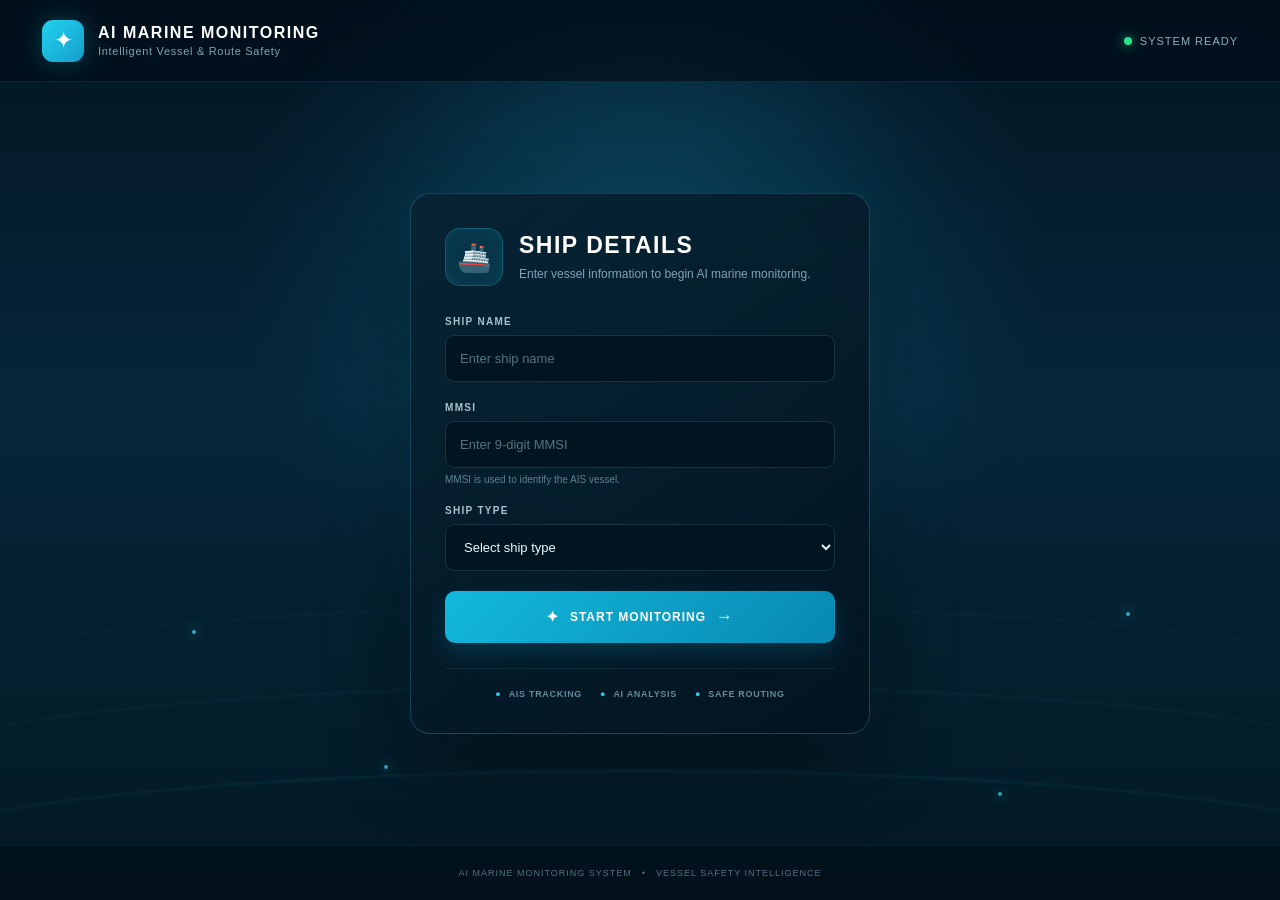
<file: frontend/index.html>
<!DOCTYPE html>
<html lang="en">

<head>

    <meta charset="UTF-8">

    <meta
        name="viewport"
        content="width=device-width, initial-scale=1.0"
    >

    <title>AI Marine Monitoring System</title>

    <link
        rel="stylesheet"
        href="styles.css"
    >

</head>


<body>


    <!-- =====================================================
         MARINE BACKGROUND
    ====================================================== -->

    <div class="ocean-background">

        <div class="wave wave-1"></div>
        <div class="wave wave-2"></div>
        <div class="wave wave-3"></div>

        <div class="floating-particle particle-1"></div>
        <div class="floating-particle particle-2"></div>
        <div class="floating-particle particle-3"></div>
        <div class="floating-particle particle-4"></div>
        <div class="floating-particle particle-5"></div>

    </div>



    <!-- =====================================================
         TOP BRAND
    ====================================================== -->

    <header class="landing-header">

        <div class="brand">

            <div class="brand-mark">
                ✦
            </div>

            <div class="brand-text">

                <div class="brand-title">
                    AI MARINE MONITORING
                </div>

                <div class="brand-subtitle">
                    Intelligent Vessel & Route Safety
                </div>

            </div>

        </div>


        <div class="system-status">

            <span class="status-dot"></span>

            SYSTEM READY

        </div>

    </header>



    <!-- =====================================================
         MAIN CONTENT
    ====================================================== -->

    <main class="landing-main">

        <section class="ship-card">


            <!-- =================================================
                 CARD HEADER
            ================================================== -->

            <div class="ship-card-header">

                <div class="ship-icon">
                    🚢
                </div>

                <div>

                    <h1>
                        SHIP DETAILS
                    </h1>

                    <p>
                        Enter vessel information to begin
                        AI marine monitoring.
                    </p>

                </div>

            </div>



            <!-- =================================================
                 SHIP DETAILS FORM
            ================================================== -->

            <form id="shipDetailsForm">


                <!-- =============================================
                     SHIP NAME
                ============================================== -->

                <div class="form-group">

                    <label for="shipName">
                        SHIP NAME
                    </label>

                    <input
                        id="shipName"
                        name="shipName"
                        type="text"
                        placeholder="Enter ship name"
                        autocomplete="off"
                        required
                    >

                </div>



                <!-- =============================================
                     MMSI
                ============================================== -->

                <div class="form-group">

                    <label for="mmsi">
                        MMSI
                    </label>

                    <input
                        id="mmsi"
                        name="mmsi"
                        type="text"
                        inputmode="numeric"
                        maxlength="9"
                        minlength="9"
                        pattern="[0-9]{9}"
                        placeholder="Enter 9-digit MMSI"
                        autocomplete="off"
                        required
                    >

                    <small>
                        MMSI is used to identify the AIS vessel.
                    </small>

                </div>



                <!-- =============================================
                     SHIP TYPE
                ============================================== -->

                <div class="form-group">

                    <label for="shipType">
                        SHIP TYPE
                    </label>

                    <select
                        id="shipType"
                        name="shipType"
                        required
                    >

                        <option value="">
                            Select ship type
                        </option>

                        <option value="cargo">
                            Cargo Ship
                        </option>

                        <option value="tanker">
                            Tanker
                        </option>

                        <option value="container">
                            Container Ship
                        </option>

                        <option value="passenger">
                            Passenger Ship
                        </option>

                        <option value="fishing">
                            Fishing Vessel
                        </option>

                        <option value="other">
                            Other
                        </option>

                    </select>

                </div>



                <!-- =================================================
                     START MONITORING BUTTON
                ================================================== -->

                <button
                    type="submit"
                    id="startMonitoringBtn"
                    class="start-button"
                >

                    <span class="button-icon">
                        ✦
                    </span>

                    START MONITORING

                    <span class="button-arrow">
                        →
                    </span>

                </button>


            </form>



            <!-- =================================================
                 SYSTEM FEATURES
            ================================================== -->

            <div class="system-features">

                <div class="feature">

                    <span>
                        ●
                    </span>

                    AIS TRACKING

                </div>


                <div class="feature">

                    <span>
                        ●
                    </span>

                    AI ANALYSIS

                </div>


                <div class="feature">

                    <span>
                        ●
                    </span>

                    SAFE ROUTING

                </div>

            </div>


        </section>

    </main>



    <!-- =====================================================
         FOOTER
    ====================================================== -->

    <footer class="landing-footer">

        <span>
            AI MARINE MONITORING SYSTEM
        </span>

        <span>
            •
        </span>

        <span>
            VESSEL SAFETY INTELLIGENCE
        </span>

    </footer>



    <!-- =====================================================
         START MONITORING SCRIPT
    ====================================================== -->

    <script>

        /*
         * ====================================================
         * SHIP DETAILS FORM
         * ====================================================
         */

        const form =
            document.getElementById(
                "shipDetailsForm"
            );


        const startButton =
            document.getElementById(
                "startMonitoringBtn"
            );



        /*
         * ====================================================
         * FORM SUBMIT
         * ====================================================
         */

        form.addEventListener(
            "submit",
            function(event) {

                event.preventDefault();



                /*
                 * ------------------------------------------------
                 * READ FORM VALUES
                 * ------------------------------------------------
                 */

                const shipName =
                    document
                        .getElementById("shipName")
                        .value
                        .trim();


                const mmsi =
                    document
                        .getElementById("mmsi")
                        .value
                        .trim();


                const shipType =
                    document
                        .getElementById("shipType")
                        .value;



                /*
                 * ------------------------------------------------
                 * VALIDATE SHIP NAME
                 * ------------------------------------------------
                 */

                if (!shipName) {

                    alert(
                        "Please enter the ship name."
                    );

                    return;

                }



                /*
                 * ------------------------------------------------
                 * VALIDATE MMSI
                 * ------------------------------------------------
                 */

                if (!/^\d{9}$/.test(mmsi)) {

                    alert(
                        "Please enter a valid 9-digit MMSI."
                    );

                    return;

                }



                /*
                 * ------------------------------------------------
                 * VALIDATE SHIP TYPE
                 * ------------------------------------------------
                 */

                if (!shipType) {

                    alert(
                        "Please select the ship type."
                    );

                    return;

                }



                /*
                 * =================================================
                 * CREATE VESSEL DETAILS OBJECT
                 * =================================================
                 */

                const vesselDetails = {

                    shipName:
                        shipName,

                    mmsi:
                        mmsi,

                    shipType:
                        shipType,

                    startedAt:
                        new Date().toISOString()

                };



                /*
                 * =================================================
                 * SAVE FOR MONITORING PAGE
                 * =================================================
                 *
                 * sessionStorage is used because these details
                 * are needed by monitoring.html during this
                 * monitoring session.
                 *
                 * =================================================
                 */

                sessionStorage.setItem(
                    "marineShipDetails",
                    JSON.stringify(
                        vesselDetails
                    )
                );



                /*
                 * Also save a copy in localStorage.
                 *
                 * This keeps compatibility with the older
                 * application code.
                 */

                localStorage.setItem(
                    "marineVessel",
                    JSON.stringify(
                        vesselDetails
                    )
                );



                /*
                 * =================================================
                 * BUTTON LOADING STATE
                 * =================================================
                 */

                startButton.disabled = true;


                startButton.innerHTML =
                    `
                    <span class="loading-spinner"></span>
                    CONNECTING TO MARINE SYSTEM...
                    `;



                /*
                 * =================================================
                 * OPEN MONITORING PAGE
                 * =================================================
                 *
                 * IMPORTANT:
                 *
                 * We are NOT going to dashboard.html.
                 *
                 * The new flow is:
                 *
                 * index.html
                 *      ↓
                 * monitoring.html
                 *
                 * =================================================
                 */

                setTimeout(
                    function() {

                        window.location.href =
                            "monitoring.html";

                    },
                    900
                );

            }
        );

    </script>


</body>

</html>
</file>
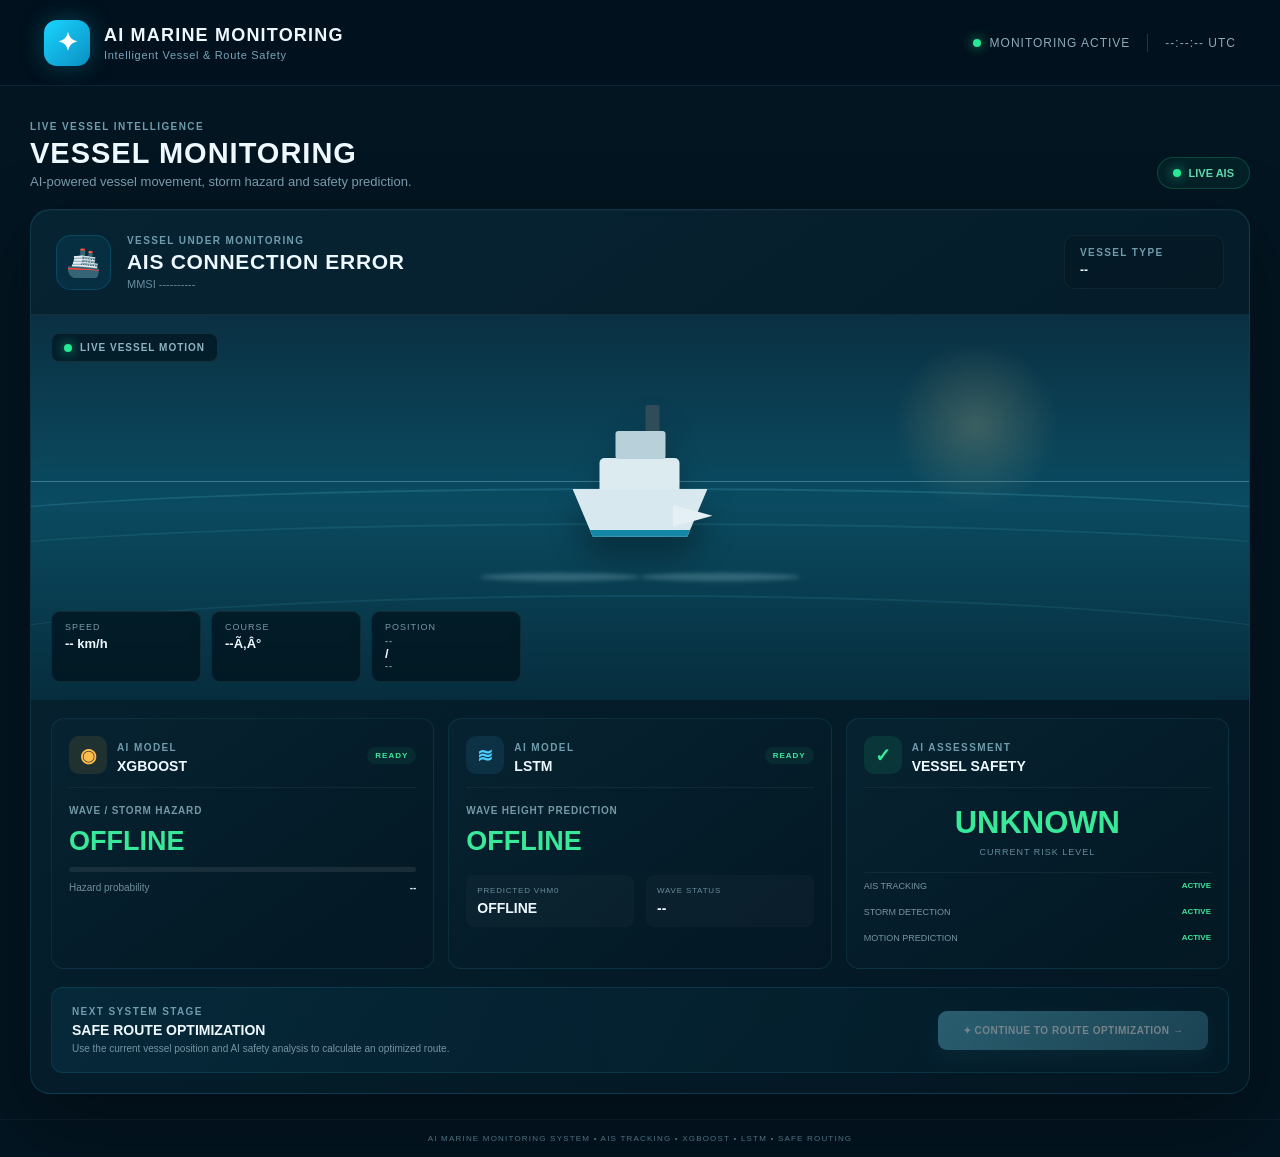
<file: frontend/monitoring.html>
<!DOCTYPE html>
<html lang="en">

<head>

    <meta charset="UTF-8">

    <meta
        name="viewport"
        content="width=device-width, initial-scale=1.0"
    >

    <title>
        Vessel Monitoring | AI Marine Monitoring
    </title>

    <link
        rel="stylesheet"
        href="styles.css"
    >

    <link
        rel="stylesheet"
        href="monitoring.css"
    >

</head>


<body>

    <!-- =====================================================
         MARINE BACKGROUND
    ====================================================== -->

    <div class="monitoring-background">

        <div class="monitoring-wave wave-one"></div>
        <div class="monitoring-wave wave-two"></div>
        <div class="monitoring-wave wave-three"></div>

        <div class="sea-particle particle-one"></div>
        <div class="sea-particle particle-two"></div>
        <div class="sea-particle particle-three"></div>
        <div class="sea-particle particle-four"></div>
        <div class="sea-particle particle-five"></div>

    </div>


    <!-- =====================================================
         HEADER
    ====================================================== -->

    <header class="monitoring-header">

        <div class="brand">

            <div class="brand-mark">
                ✦
            </div>

            <div class="brand-text">

                <div class="brand-title">
                    AI MARINE MONITORING
                </div>

                <div class="brand-subtitle">
                    Intelligent Vessel & Route Safety
                </div>

            </div>

        </div>


        <div class="monitoring-status">

            <span class="status-dot"></span>

            <span>
                MONITORING ACTIVE
            </span>

            <span class="status-divider"></span>

            <span id="monitoringClock">
                --:--:-- UTC
            </span>

        </div>

    </header>



    <!-- =====================================================
         MAIN
    ====================================================== -->

    <main class="monitoring-main">


        <!-- =================================================
             TITLE
        ================================================== -->

        <div class="monitoring-title">

            <div>

                <div class="eyebrow">
                    LIVE VESSEL INTELLIGENCE
                </div>

                <h1>
                    VESSEL MONITORING
                </h1>

                <p>
                    AI-powered vessel movement, storm hazard
                    and safety prediction.
                </p>

            </div>


            <div class="live-badge">

                <span class="status-dot"></span>

                LIVE AIS

            </div>

        </div>



        <!-- =================================================
             MAIN MONITORING CARD
        ================================================== -->

        <section class="monitoring-card">


            <!-- =============================================
                 VESSEL INFORMATION
            ============================================== -->

            <div class="vessel-header">


                <!-- VESSEL NAME + MMSI -->

                <div class="vessel-main-info">

                    <div class="large-ship-icon">
                        🚢
                    </div>

                    <div>

                        <div class="small-label">
                            VESSEL UNDER MONITORING
                        </div>

                        <h2 id="monitorShipName">
                            WAITING FOR LIVE AIS
                        </h2>

                        <div
                            class="mmsi-text"
                            id="monitorMmsi"
                        >
                            MMSI ----------
                        </div>

                        <!--
                            Hidden compatibility element.
                            monitoring.js updates panelShipName.
                        -->
                        <span
                            id="panelShipName"
                            style="display:none;"
                        >
                            WAITING FOR LIVE AIS
                        </span>

                    </div>

                </div>


                <!-- VESSEL TYPE -->

                <div class="vessel-type-box">

                    <div class="small-label">
                        VESSEL TYPE
                    </div>

                    <strong id="panelShipType">
                        --
                    </strong>

                </div>

            </div>



            <!-- =============================================
                 OCEAN SCENE
            ============================================== -->

            <div class="ocean-scene">


                <!-- LIVE STATUS -->

                <div class="scene-status">

                    <span class="scene-live-dot"></span>

                    LIVE VESSEL MOTION

                </div>


                <!-- HORIZON -->

                <div class="horizon"></div>


                <!-- SUN / GLOW -->

                <div class="sun-glow"></div>


                <!-- DISTANT WAVES -->

                <div class="scene-wave scene-wave-back"></div>

                <div class="scene-wave scene-wave-middle"></div>


                <!-- =====================================
                     SHIP
                ====================================== -->

                <div
                    id="animatedShip"
                    class="animated-ship"
                >

                    <div class="ship-smokestack"></div>

                    <div class="ship-upper"></div>

                    <div class="ship-cabin"></div>

                    <div class="ship-body"></div>

                    <div class="ship-bow"></div>

                </div>


                <!-- SHIP WAKE -->

                <div class="ship-wake wake-left"></div>

                <div class="ship-wake wake-right"></div>


                <!-- FRONT WAVES -->

                <div class="scene-wave scene-wave-front"></div>


                <!-- =====================================
                     LIVE MOTION INFORMATION
                ====================================== -->

                <div class="motion-overlay">


                    <!-- SPEED -->

                    <div class="motion-item">

                        <span>
                            SPEED
                        </span>

                        <strong id="liveSpeed">
                            --
                        </strong>

                    </div>


                    <!-- COURSE -->

                    <div class="motion-item">

                        <span>
                            COURSE
                        </span>

                        <strong id="liveCourse">
                            --
                        </strong>

                    </div>


                    <!-- POSITION -->

                    <div class="motion-item">

                        <span>
                            POSITION
                        </span>

                        <strong id="livePosition">
                            <span id="liveLat">
                                --
                            </span>
                            /
                            <span id="liveLon">
                                --
                            </span>
                        </strong>

                    </div>

                </div>


                <!--
                    Hidden compatibility fields.

                    These allow other existing JavaScript/CSS
                    code that still references the old IDs
                    to continue working.
                -->

                <span
                    id="shipSpeed"
                    style="display:none;"
                >
                    --
                </span>

                <span
                    id="shipCourse"
                    style="display:none;"
                >
                    --
                </span>

                <span
                    id="shipPosition"
                    style="display:none;"
                >
                    --
                </span>

                <span
                    id="liveHeading"
                    style="display:none;"
                >
                    --
                </span>

                <span
                    id="monitorLatitude"
                    style="display:none;"
                >
                    --
                </span>

                <span
                    id="monitorLongitude"
                    style="display:none;"
                >
                    --
                </span>

            </div>



            <!-- =============================================
                 AI ENGINE CARDS
            ============================================== -->

            <div class="ai-monitor-grid">


                <!-- =========================================
                     XGBOOST
                ========================================== -->

                <div class="ai-monitor-card">

                    <div class="ai-card-header">

                        <div class="ai-card-icon storm-icon">
                            ◉
                        </div>

                        <div>

                            <span class="small-label">
                                AI MODEL
                            </span>

                            <h3>
                                XGBOOST
                            </h3>

                        </div>

                        <span class="model-status">
                            READY
                        </span>

                    </div>


                    <div class="ai-card-body">

                        <div class="prediction-title">
                            WAVE / STORM HAZARD
                        </div>

                        <div
                            id="stormLevel"
                            class="prediction-value safe"
                        >
                            LOW
                        </div>


                        <div class="prediction-bar">

                            <div
                                id="stormBar"
                                class="prediction-fill"
                            ></div>

                        </div>


                        <div class="prediction-footer">

                            <span>
                                Hazard probability
                            </span>

                            <strong id="stormProbability">
                                0%
                            </strong>

                        </div>

                    </div>

                </div>



                <!-- =========================================
     LSTM
========================================== -->

<div class="ai-monitor-card">

    <div class="ai-card-header">

        <div class="ai-card-icon lstm-icon">
            ≋
        </div>

        <div>

            <span class="small-label">
                AI MODEL
            </span>

            <h3>
                LSTM
            </h3>

        </div>

        <span class="model-status">
            READY
        </span>

    </div>


    <!-- LSTM RESULT -->

    <div class="ai-card-body">

        <div class="prediction-title">
            WAVE HEIGHT PREDICTION
        </div>


        <!-- MAIN LSTM STATUS -->

        <div
            id="lstmStatus"
            class="prediction-value safe"
        >
            WAITING
        </div>


        <!-- LSTM VALUES -->

        <div class="lstm-values">

            <!-- PREDICTED WAVE HEIGHT -->

            <div>

                <span>
                    PREDICTED VHM0
                </span>

                <strong id="lstmPrediction">
                    -- m
                </strong>

            </div>


            <!-- WAVE STATUS -->

            <div>
    <span>WAVE STATUS</span>
    <strong id="lstmWaveStatus">--</strong>
</div>

        </div>

    </div>

</div>



                <!-- =========================================
                     SAFETY
                ========================================== -->

                <div class="ai-monitor-card safety-card">

                    <div class="ai-card-header">

                        <div class="ai-card-icon safety-icon">
                            ✓
                        </div>

                        <div>

                            <span class="small-label">
                                AI ASSESSMENT
                            </span>

                            <h3>
                                VESSEL SAFETY
                            </h3>

                        </div>

                    </div>


                    <div class="safety-result">

                        <div
                            id="overallRisk"
                            class="overall-risk"
                        >
                            LOW
                        </div>

                        <span>
                            CURRENT RISK LEVEL
                        </span>

                    </div>


                    <div class="safety-checks">


                        <div class="check-row">

                            <span>
                                AIS TRACKING
                            </span>

                            <b>
                                ACTIVE
                            </b>

                        </div>


                        <div class="check-row">

                            <span>
                                STORM DETECTION
                            </span>

                            <b>
                                ACTIVE
                            </b>

                        </div>


                        <div class="check-row">

                            <span>
                                MOTION PREDICTION
                            </span>

                            <b>
                                ACTIVE
                            </b>

                        </div>


                    </div>

                </div>


            </div>



            <!-- =============================================
                 CONTINUE TO ROUTE
            ============================================== -->

            <div class="monitoring-footer-action">

                <div>

                    <div class="small-label">
                        NEXT SYSTEM STAGE
                    </div>

                    <h3>
                        SAFE ROUTE OPTIMIZATION
                    </h3>

                    <p>
                        Use the current vessel position and
                        AI safety analysis to calculate an
                        optimized route.
                    </p>

                </div>


                <button
                    id="routeButton"
                    class="route-button"
                >

                    <span>
                        ✦
                    </span>

                    CONTINUE TO ROUTE OPTIMIZATION

                    <span>
                        →
                    </span>

                </button>

            </div>


        </section>

    </main>



    <!-- =====================================================
         FOOTER
    ====================================================== -->

    <footer class="monitoring-footer">

        <span>
            AI MARINE MONITORING SYSTEM
        </span>

        <span>
            •
        </span>

        <span>
            AIS TRACKING
        </span>

        <span>
            •
        </span>

        <span>
            XGBOOST
        </span>

        <span>
            •
        </span>

        <span>
            LSTM
        </span>

        <span>
            •
        </span>

        <span>
            SAFE ROUTING
        </span>

    </footer>



    <!-- =====================================================
         JAVASCRIPT
    ====================================================== -->

    <script src="monitoring.js?v=4"></script>


</body>

</html>
</file>
<file: frontend/styles.css>
/* ============================================================
   GLOBAL
============================================================ */

* {
    margin: 0;
    padding: 0;
    box-sizing: border-box;
}

html,
body {
    width: 100%;
    height: 100%;
}

body {

    font-family:
        "Segoe UI",
        Arial,
        sans-serif;

    background:
        #03131f;

    color: #ffffff;

    overflow: hidden;
}


/* ============================================================
   OCEAN BACKGROUND
============================================================ */

.ocean-background {

    position: fixed;

    inset: 0;

    overflow: hidden;

    background:
        radial-gradient(
            circle at 50% 30%,
            rgba(16, 106, 142, 0.35),
            transparent 45%
        ),

        linear-gradient(
            180deg,
            #031522 0%,
            #06263a 45%,
            #031923 100%
        );

    z-index: -10;
}


/* ocean glow */

.ocean-background::before {

    content: "";

    position: absolute;

    width: 700px;
    height: 700px;

    left: 50%;
    top: 35%;

    transform:
        translate(-50%, -50%);

    border-radius: 50%;

    background:
        radial-gradient(
            circle,
            rgba(24, 193, 239, 0.15),
            transparent 68%
        );

    animation:
        oceanGlow 6s ease-in-out infinite;
}


@keyframes oceanGlow {

    0%,
    100% {
        transform:
            translate(-50%, -50%)
            scale(1);
    }

    50% {
        transform:
            translate(-50%, -50%)
            scale(1.15);
    }

}


/* ============================================================
   WAVES
============================================================ */

.wave {

    position: absolute;

    left: -10%;

    width: 120%;

    height: 180px;

    border-radius: 50%;

    opacity: 0.18;

    border-top:
        2px solid
        rgba(61, 213, 255, 0.55);

    filter:
        blur(1px);
}


.wave-1 {

    bottom: -50px;

    animation:
        waveMove1 8s ease-in-out infinite;
}


.wave-2 {

    bottom: 35px;

    opacity: 0.12;

    animation:
        waveMove2 11s ease-in-out infinite;
}


.wave-3 {

    bottom: 115px;

    opacity: 0.08;

    animation:
        waveMove1 14s ease-in-out infinite reverse;
}


@keyframes waveMove1 {

    0%,
    100% {
        transform:
            translateX(-3%)
            rotate(-1deg);
    }

    50% {
        transform:
            translateX(3%)
            rotate(1deg);
    }

}


@keyframes waveMove2 {

    0%,
    100% {
        transform:
            translateX(4%)
            rotate(1deg);
    }

    50% {
        transform:
            translateX(-4%)
            rotate(-1deg);
    }

}


/* ============================================================
   FLOATING PARTICLES
============================================================ */

.floating-particle {

    position: absolute;

    width: 4px;
    height: 4px;

    border-radius: 50%;

    background:
        rgba(72, 220, 255, 0.7);

    box-shadow:
        0 0 12px
        rgba(72, 220, 255, 0.8);

    animation:
        particleFloat 8s linear infinite;
}


.particle-1 {
    left: 15%;
    top: 70%;
    animation-delay: 0s;
}

.particle-2 {
    left: 30%;
    top: 85%;
    animation-delay: 2s;
}

.particle-3 {
    left: 62%;
    top: 75%;
    animation-delay: 4s;
}

.particle-4 {
    left: 78%;
    top: 88%;
    animation-delay: 1s;
}

.particle-5 {
    left: 88%;
    top: 68%;
    animation-delay: 5s;
}


@keyframes particleFloat {

    0% {
        transform:
            translateY(40px);

        opacity: 0;
    }

    20% {
        opacity: 0.8;
    }

    80% {
        opacity: 0.5;
    }

    100% {
        transform:
            translateY(-180px);

        opacity: 0;
    }

}


/* ============================================================
   HEADER
============================================================ */

.landing-header {

    position: absolute;

    top: 0;
    left: 0;
    right: 0;

    height: 82px;

    display: flex;

    align-items: center;

    justify-content: space-between;

    padding:
        0 42px;

    border-bottom:
        1px solid
        rgba(70, 203, 235, 0.12);

    background:
        rgba(2, 15, 25, 0.72);

    backdrop-filter:
        blur(12px);
}


.brand {

    display: flex;

    align-items: center;

    gap: 14px;
}


.brand-mark {

    width: 42px;
    height: 42px;

    display: flex;

    align-items: center;
    justify-content: center;

    border-radius: 11px;

    font-size: 23px;

    color: #ffffff;

    background:
        linear-gradient(
            135deg,
            #22d3ee,
            #149dcc
        );

    box-shadow:
        0 0 25px
        rgba(34, 211, 238, 0.25);
}


.brand-title {

    font-size: 16px;

    font-weight: 800;

    letter-spacing: 1.5px;
}


.brand-subtitle {

    margin-top: 3px;

    color:
        #7ea4b7;

    font-size: 11px;

    letter-spacing: 0.7px;
}


.system-status {

    display: flex;

    align-items: center;

    gap: 8px;

    color:
        #8eaebd;

    font-size: 11px;

    letter-spacing: 1px;
}


.status-dot {

    width: 8px;
    height: 8px;

    border-radius: 50%;

    background:
        #25e58c;

    box-shadow:
        0 0 12px
        rgba(37, 229, 140, 0.8);
}


/* ============================================================
   MAIN
============================================================ */

.landing-main {

    position: absolute;

    top: 82px;
    bottom: 55px;

    left: 0;
    right: 0;

    display: flex;

    align-items: center;

    justify-content: center;

    padding: 30px;
}


/* ============================================================
   SHIP CARD
============================================================ */

.ship-card {

    width: 460px;

    max-width: 95vw;

    padding: 34px;

    border:
        1px solid
        rgba(83, 214, 244, 0.22);

    border-radius: 20px;

    background:
        linear-gradient(
            145deg,
            rgba(7, 35, 51, 0.94),
            rgba(3, 20, 32, 0.96)
        );

    box-shadow:
        0 30px 80px
        rgba(0, 0, 0, 0.45),

        0 0 40px
        rgba(24, 173, 217, 0.08);

    backdrop-filter:
        blur(18px);

    animation:
        cardAppear 0.7s ease-out;
}


@keyframes cardAppear {

    from {

        opacity: 0;

        transform:
            translateY(25px)
            scale(0.97);

    }

    to {

        opacity: 1;

        transform:
            translateY(0)
            scale(1);

    }

}


/* ============================================================
   CARD HEADER
============================================================ */

.ship-card-header {

    display: flex;

    align-items: center;

    gap: 16px;

    margin-bottom: 30px;
}


.ship-icon {

    width: 58px;
    height: 58px;

    display: flex;

    align-items: center;
    justify-content: center;

    border-radius: 15px;

    font-size: 28px;

    background:
        rgba(26, 188, 224, 0.12);

    border:
        1px solid
        rgba(47, 210, 239, 0.25);

    box-shadow:
        inset 0 0 20px
        rgba(26, 188, 224, 0.08);
}


.ship-card h1 {

    font-size: 23px;

    letter-spacing: 1.5px;

    font-weight: 800;
}


.ship-card-header p {

    margin-top: 6px;

    color:
        #7fa4b6;

    font-size: 12px;

    line-height: 1.5;
}


/* ============================================================
   FORM
============================================================ */

.form-group {

    margin-bottom: 20px;
}


.form-group label {

    display: block;

    margin-bottom: 8px;

    color:
        #a8c3cf;

    font-size: 10px;

    font-weight: 700;

    letter-spacing: 1.3px;
}


.form-group input,
.form-group select {

    width: 100%;

    height: 47px;

    padding:
        0 14px;

    border:
        1px solid
        rgba(100, 180, 205, 0.2);

    border-radius: 9px;

    outline: none;

    color:
        #eafaff;

    background:
        rgba(2, 20, 31, 0.85);

    font-size: 13px;

    transition:
        border 0.2s,
        box-shadow 0.2s,
        background 0.2s;
}


.form-group input::placeholder {

    color:
        #547383;
}


.form-group input:focus,
.form-group select:focus {

    border-color:
        #27c8ed;

    background:
        rgba(4, 28, 42, 0.95);

    box-shadow:
        0 0 0 3px
        rgba(39, 200, 237, 0.08);
}


.form-group select {

    cursor: pointer;
}


.form-group small {

    display: block;

    margin-top: 6px;

    color:
        #5e8293;

    font-size: 10px;
}


/* ============================================================
   START BUTTON
============================================================ */

.start-button {

    width: 100%;

    height: 52px;

    margin-top: 6px;

    border: none;

    border-radius: 10px;

    cursor: pointer;

    display: flex;

    align-items: center;

    justify-content: center;

    gap: 10px;

    color: #ffffff;

    background:
        linear-gradient(
            135deg,
            #13b9dd,
            #0788b1
        );

    font-size: 12px;

    font-weight: 800;

    letter-spacing: 1px;

    box-shadow:
        0 10px 25px
        rgba(9, 164, 202, 0.2);

    transition:
        transform 0.2s,
        box-shadow 0.2s,
        filter 0.2s;
}


.start-button:hover {

    transform:
        translateY(-2px);

    filter:
        brightness(1.08);

    box-shadow:
        0 15px 35px
        rgba(9, 164, 202, 0.3);
}


.start-button:active {

    transform:
        translateY(0);
}


.start-button:disabled {

    cursor:
        wait;

    opacity:
        0.8;
}


.button-icon {

    font-size: 15px;
}


.button-arrow {

    font-size: 17px;
}


/* ============================================================
   FEATURES
============================================================ */

.system-features {

    display: flex;

    justify-content: center;

    gap: 18px;

    margin-top: 25px;

    padding-top: 20px;

    border-top:
        1px solid
        rgba(100, 180, 205, 0.1);
}


.feature {

    color:
        #668b9b;

    font-size: 9px;

    font-weight: 700;

    letter-spacing: 0.7px;
}


.feature span {

    color:
        #28c9ed;

    margin-right: 4px;
}


/* ============================================================
   FOOTER
============================================================ */

.landing-footer {

    position: absolute;

    left: 0;
    right: 0;

    bottom: 0;

    height: 55px;

    display: flex;

    align-items: center;

    justify-content: center;

    gap: 10px;

    color:
        #547382;

    font-size: 9px;

    letter-spacing: 1px;

    border-top:
        1px solid
        rgba(70, 203, 235, 0.08);

    background:
        rgba(2, 15, 25, 0.65);
}


/* ============================================================
   LOADING SPINNER
============================================================ */

.loading-spinner {

    width: 16px;
    height: 16px;

    border:
        2px solid
        rgba(255, 255, 255, 0.3);

    border-top-color:
        #ffffff;

    border-radius: 50%;

    animation:
        spinner 0.7s linear infinite;
}


@keyframes spinner {

    to {
        transform:
            rotate(360deg);
    }

}


/* ============================================================
   RESPONSIVE
============================================================ */

@media (max-width: 700px) {

    .landing-header {

        padding:
            0 18px;

    }

    .system-status {

        display: none;

    }

    .ship-card {

        padding:
            25px;

        width:
            430px;

    }

}


@media (max-height: 700px) {

    .landing-main {

        overflow-y:
            auto;

        align-items:
            flex-start;

        padding-top:
            25px;

        padding-bottom:
            25px;

    }

}
</file>
<file: frontend/monitoring.css>
/* =========================================================
   AI MARINE MONITORING
   VESSEL MONITORING PAGE
========================================================= */

* {
    box-sizing: border-box;
}

html,
body {
    margin: 0;
    padding: 0;
    width: 100%;
    min-height: 100%;
    font-family: "Segoe UI", Arial, sans-serif;
    color: #eef8ff;
    background: #031521;
}

body {
    overflow-x: hidden;
}


/* =========================================================
   BACKGROUND
========================================================= */

.monitoring-background {
    position: fixed;
    inset: 0;
    overflow: hidden;
    z-index: -10;

    background:
        radial-gradient(
            circle at 50% 30%,
            rgba(0, 174, 239, 0.12),
            transparent 40%
        ),
        linear-gradient(
            180deg,
            #041622 0%,
            #062536 48%,
            #03151f 100%
        );
}


/* moving ocean waves */

.monitoring-wave {
    position: absolute;
    width: 160%;
    height: 180px;
    left: -30%;
    bottom: -40px;
    border-radius: 50%;
    border-top: 1px solid rgba(53, 210, 255, 0.18);
}

.wave-one {
    animation: oceanMove 13s linear infinite;
}

.wave-two {
    bottom: 20px;
    opacity: 0.5;
    animation: oceanMove 18s linear infinite reverse;
}

.wave-three {
    bottom: 90px;
    opacity: 0.25;
    animation: oceanMove 24s linear infinite;
}

@keyframes oceanMove {
    0% {
        transform: translateX(-5%);
    }

    50% {
        transform: translateX(5%);
    }

    100% {
        transform: translateX(-5%);
    }
}


/* particles */

.sea-particle {
    position: absolute;
    width: 4px;
    height: 4px;
    border-radius: 50%;
    background: #27d5ff;
    opacity: 0.45;
    box-shadow: 0 0 12px #27d5ff;
    animation: particleFloat 8s infinite ease-in-out;
}

.particle-one {
    left: 12%;
    top: 35%;
}

.particle-two {
    left: 82%;
    top: 28%;
    animation-delay: 2s;
}

.particle-three {
    left: 70%;
    top: 70%;
    animation-delay: 4s;
}

.particle-four {
    left: 25%;
    top: 72%;
    animation-delay: 1s;
}

.particle-five {
    left: 90%;
    top: 60%;
    animation-delay: 5s;
}

@keyframes particleFloat {
    0%,
    100% {
        transform: translateY(0);
        opacity: 0.2;
    }

    50% {
        transform: translateY(-35px);
        opacity: 0.7;
    }
}


/* =========================================================
   HEADER
========================================================= */

.monitoring-header {
    height: 86px;
    padding: 0 44px;

    display: flex;
    align-items: center;
    justify-content: space-between;

    background: rgba(2, 18, 29, 0.88);
    border-bottom: 1px solid rgba(51, 190, 231, 0.12);
    backdrop-filter: blur(12px);
}

.brand {
    display: flex;
    align-items: center;
    gap: 14px;
}

.brand-mark {
    width: 46px;
    height: 46px;

    display: flex;
    align-items: center;
    justify-content: center;

    border-radius: 13px;

    background: linear-gradient(
        135deg,
        #19d5ff,
        #0a8fc2
    );

    color: white;
    font-size: 25px;
    font-weight: 900;

    box-shadow:
        0 0 25px rgba(24, 207, 255, 0.25);
}

.brand-title {
    font-size: 18px;
    font-weight: 900;
    letter-spacing: 1.2px;
}

.brand-subtitle {
    margin-top: 3px;
    color: #77a6ba;
    font-size: 11px;
    letter-spacing: 0.7px;
}

.monitoring-status {
    display: flex;
    align-items: center;
    gap: 9px;

    color: #8daab8;
    font-size: 12px;
    letter-spacing: 1px;
}

.status-dot,
.scene-live-dot {
    width: 8px;
    height: 8px;

    display: inline-block;

    border-radius: 50%;

    background: #25e995;

    box-shadow:
        0 0 12px rgba(37, 233, 149, 0.8);
}

.status-divider {
    width: 1px;
    height: 18px;
    background: rgba(255, 255, 255, 0.15);
    margin: 0 8px;
}


/* =========================================================
   MAIN
========================================================= */

.monitoring-main {
    width: min(1380px, calc(100% - 60px));
    margin: 0 auto;
    padding: 35px 0 25px;
}

.monitoring-title {
    display: flex;
    justify-content: space-between;
    align-items: flex-end;

    margin-bottom: 20px;
}

.eyebrow,
.small-label {
    color: #6f9cad;
    font-size: 10px;
    font-weight: 800;
    letter-spacing: 1.4px;
}

.monitoring-title h1 {
    margin: 5px 0 4px;

    font-size: 29px;
    letter-spacing: 1px;
}

.monitoring-title p {
    margin: 0;

    color: #789aaa;
    font-size: 13px;
}

.live-badge {
    display: flex;
    align-items: center;
    gap: 8px;

    padding: 9px 15px;

    border: 1px solid rgba(37, 233, 149, 0.2);
    border-radius: 20px;

    background: rgba(37, 233, 149, 0.06);

    color: #5ed9ad;

    font-size: 11px;
    font-weight: 800;
}


/* =========================================================
   MAIN CARD
========================================================= */

.monitoring-card {
    border: 1px solid rgba(55, 186, 225, 0.17);
    border-radius: 20px;

    background:
        linear-gradient(
            145deg,
            rgba(7, 37, 52, 0.96),
            rgba(3, 23, 34, 0.96)
        );

    box-shadow:
        0 30px 80px rgba(0, 0, 0, 0.35),
        inset 0 1px 0 rgba(255, 255, 255, 0.03);

    /*
       IMPORTANT:
       Do NOT use overflow:hidden here.
       The page needs to remain naturally scrollable.
    */
    overflow: visible;
}


/* =========================================================
   VESSEL HEADER
========================================================= */

.vessel-header {
    min-height: 105px;

    padding: 22px 25px;

    display: flex;
    justify-content: space-between;
    align-items: center;

    border-bottom: 1px solid rgba(255, 255, 255, 0.06);
}

.vessel-main-info {
    display: flex;
    align-items: center;
    gap: 16px;
}

.large-ship-icon {
    width: 55px;
    height: 55px;

    display: flex;
    align-items: center;
    justify-content: center;

    border-radius: 15px;

    background: rgba(16, 173, 221, 0.09);
    border: 1px solid rgba(24, 193, 237, 0.18);

    font-size: 28px;
}

.vessel-main-info h2 {
    margin: 4px 0;

    font-size: 21px;
    letter-spacing: 0.7px;
}

.mmsi-text {
    color: #668c9d;
    font-size: 11px;
}

.vessel-type-box {
    min-width: 160px;

    padding: 11px 15px;

    border-radius: 10px;

    background: rgba(0, 0, 0, 0.12);
    border: 1px solid rgba(255, 255, 255, 0.05);
}

.vessel-type-box strong {
    display: block;
    margin-top: 5px;

    font-size: 12px;
}


/* =========================================================
   OCEAN SCENE
========================================================= */

.ocean-scene {
    height: 385px;
    position: relative;

    /*
       This overflow:hidden is OK.
       It only clips the ocean animation,
       not the whole page.
    */
    overflow: hidden;

    background:
        linear-gradient(
            180deg,
            #0a3042 0%,
            #0b4b61 48%,
            #062d3d 100%
        );
}

.horizon {
    position: absolute;
    left: 0;
    right: 0;
    top: 43%;

    height: 1px;

    background: rgba(177, 234, 255, 0.28);

    box-shadow:
        0 0 25px rgba(100, 210, 255, 0.25);
}

.sun-glow {
    position: absolute;

    width: 180px;
    height: 180px;

    top: 20px;
    right: 15%;

    border-radius: 50%;

    background:
        radial-gradient(
            circle,
            rgba(255, 220, 146, 0.2),
            transparent 65%
        );
}


/* waves */

.scene-wave {
    position: absolute;

    left: -10%;
    width: 120%;
    height: 80px;

    border-radius: 50% 50% 0 0;

    border-top: 2px solid rgba(105, 218, 245, 0.15);
}

.scene-wave-back {
    top: 45%;
    animation: sceneWave 7s infinite ease-in-out;
}

.scene-wave-middle {
    top: 54%;
    opacity: 0.7;

    animation: sceneWave 10s infinite ease-in-out reverse;
}

.scene-wave-front {
    bottom: -25px;
    height: 130px;

    opacity: 0.65;

    animation: sceneWave 12s infinite ease-in-out;
}

@keyframes sceneWave {
    0%,
    100% {
        transform: translateX(-3%);
    }

    50% {
        transform: translateX(3%);
    }
}


/* =========================================================
   CSS SHIP
========================================================= */

.animated-ship {
    position: absolute;

    left: 50%;
    top: 48%;

    width: 185px;
    height: 120px;

    transform: translate(-50%, -50%);

    animation: shipFloat 3.5s infinite ease-in-out;

    filter:
        drop-shadow(
            0 20px 15px rgba(0, 0, 0, 0.3)
        );
}

@keyframes shipFloat {
    0%,
    100% {
        transform:
            translate(-50%, -50%)
            rotate(-1deg);
    }

    50% {
        transform:
            translate(-50%, -56%)
            rotate(1deg);
    }
}

.ship-body {
    position: absolute;

    left: 25px;
    bottom: 23px;

    width: 135px;
    height: 48px;

    background: #d7e8ee;

    clip-path: polygon(
        0 0,
        100% 0,
        85% 100%,
        15% 100%
    );

    border-bottom: 7px solid #1588a8;
}

.ship-upper {
    position: absolute;

    left: 52px;
    bottom: 67px;

    width: 80px;
    height: 35px;

    background: #dcebef;

    border-radius: 5px 5px 0 0;
}

.ship-cabin {
    position: absolute;

    left: 68px;
    bottom: 101px;

    width: 50px;
    height: 28px;

    background: #b8d0d9;

    border-radius: 3px;
}

.ship-smokestack {
    position: absolute;

    left: 98px;
    bottom: 127px;

    width: 14px;
    height: 28px;

    background: #304c58;

    border-radius: 2px 2px 0 0;
}

.ship-bow {
    position: absolute;

    right: 20px;
    bottom: 33px;

    width: 40px;
    height: 22px;

    background: #e4f0f3;

    clip-path: polygon(
        0 0,
        100% 50%,
        0 100%
    );
}


/* wake */

.ship-wake {
    position: absolute;

    top: 67%;

    width: 160px;
    height: 8px;

    border-radius: 50%;

    background: rgba(202, 247, 255, 0.22);

    filter: blur(2px);

    animation: wakeMove 3s infinite ease-in-out;
}

.wake-left {
    left: calc(50% - 160px);
}

.wake-right {
    left: 50%;
}

@keyframes wakeMove {
    0%,
    100% {
        transform: scaleX(0.8);
        opacity: 0.25;
    }

    50% {
        transform: scaleX(1.15);
        opacity: 0.6;
    }
}


/* =========================================================
   SCENE STATUS
========================================================= */

.scene-status {
    position: absolute;

    top: 18px;
    left: 20px;

    z-index: 5;

    display: flex;
    align-items: center;
    gap: 8px;

    padding: 8px 12px;

    border-radius: 8px;

    background: rgba(1, 19, 28, 0.65);

    border: 1px solid rgba(255, 255, 255, 0.08);

    color: #8eb4c3;

    font-size: 10px;
    font-weight: 800;
    letter-spacing: 1px;
}


/* =========================================================
   MOTION DATA
========================================================= */

.motion-overlay {
    position: absolute;

    left: 20px;
    right: 20px;
    bottom: 18px;

    z-index: 5;

    display: flex;
    gap: 10px;
}

.motion-item {
    min-width: 150px;

    padding: 10px 13px;

    border-radius: 9px;

    background: rgba(1, 17, 26, 0.72);

    border: 1px solid rgba(255, 255, 255, 0.07);

    backdrop-filter: blur(5px);
}

.motion-item span {
    display: block;

    color: #759aa9;

    font-size: 9px;
    letter-spacing: 1px;
}

.motion-item strong {
    display: block;

    margin-top: 4px;

    font-size: 13px;
}


/* =========================================================
   AI CARDS
========================================================= */

.ai-monitor-grid {
    display: grid;

    grid-template-columns:
        1fr
        1fr
        1fr;

    gap: 14px;

    padding: 18px 20px;
}

.ai-monitor-card {
    min-height: 210px;

    padding: 17px;

    border-radius: 13px;

    background:
        linear-gradient(
            145deg,
            rgba(7, 35, 49, 0.95),
            rgba(3, 24, 35, 0.95)
        );

    border: 1px solid rgba(55, 183, 222, 0.12);
}

.ai-card-header {
    display: flex;
    align-items: center;
    gap: 10px;

    padding-bottom: 13px;

    border-bottom: 1px solid rgba(255, 255, 255, 0.05);
}

.ai-card-icon {
    width: 38px;
    height: 38px;

    display: flex;
    align-items: center;
    justify-content: center;

    border-radius: 10px;

    font-size: 19px;
    font-weight: 900;
}

.storm-icon {
    background: rgba(255, 185, 64, 0.1);
    color: #ffbd4b;
}

.lstm-icon {
    background: rgba(75, 189, 255, 0.1);
    color: #4ccfff;
}

.safety-icon {
    background: rgba(39, 229, 148, 0.1);
    color: #39e99a;
}

.ai-card-header h3 {
    margin: 3px 0 0;

    font-size: 14px;
}

.model-status {
    margin-left: auto;

    padding: 4px 8px;

    border-radius: 10px;

    color: #42e89c;

    background: rgba(42, 228, 151, 0.07);

    font-size: 8px;
    font-weight: 900;
    letter-spacing: 1px;
}

.ai-card-body {
    padding-top: 17px;
}

.prediction-title {
    color: #7598a7;

    font-size: 10px;
    font-weight: 800;
    letter-spacing: 0.8px;
}

.prediction-value {
    margin: 10px 0;

    font-size: 27px;
    font-weight: 900;
}

.prediction-value.safe {
    color: #38e99a;
}

.prediction-bar {
    height: 5px;

    overflow: hidden;

    border-radius: 5px;

    background: rgba(255, 255, 255, 0.08);
}

.prediction-fill {
    width: 0%;
    height: 100%;

    border-radius: inherit;

    background: #35e99a;

    transition: width 0.5s ease;
}

.prediction-footer {
    display: flex;
    justify-content: space-between;

    margin-top: 10px;

    color: #708f9c;

    font-size: 10px;
}

.prediction-footer strong {
    color: #d8edf5;
}

.lstm-values {
    display: flex;
    gap: 12px;

    margin-top: 18px;
}

.lstm-values > div {
    flex: 1;

    padding: 11px;

    border-radius: 8px;

    background: rgba(255, 255, 255, 0.025);
}

.lstm-values span {
    display: block;

    color: #698d9c;

    font-size: 8px;
    letter-spacing: 0.8px;
}

.lstm-values strong {
    display: block;

    margin-top: 5px;

    font-size: 14px;
}


/* =========================================================
   SAFETY
========================================================= */

.safety-result {
    text-align: center;

    padding: 17px 0 13px;
}

.overall-risk {
    color: #38e99a;

    font-size: 31px;
    font-weight: 900;
}

.safety-result span {
    color: #668b9b;

    font-size: 9px;
    letter-spacing: 1px;
}

.safety-checks {
    border-top: 1px solid rgba(255, 255, 255, 0.05);
}

.check-row {
    display: flex;
    justify-content: space-between;

    padding: 8px 0;

    color: #7696a3;

    font-size: 9px;
}

.check-row b {
    color: #3ee49a;

    font-size: 8px;
}


/* =========================================================
   ROUTE ACTION
========================================================= */

.monitoring-footer-action {
    margin: 0 20px 20px;
    padding: 18px 20px;

    display: flex;
    align-items: center;
    justify-content: space-between;
    gap: 20px;

    border-radius: 12px;

    background:
        linear-gradient(
            90deg,
            rgba(13, 107, 139, 0.15),
            rgba(12, 68, 91, 0.08)
        );

    border: 1px solid rgba(41, 186, 226, 0.14);
}

.monitoring-footer-action h3 {
    margin: 5px 0;

    font-size: 14px;
}

.monitoring-footer-action p {
    margin: 0;

    color: #7595a3;

    font-size: 10px;
}

.route-button {
    min-width: 270px;

    padding: 14px 18px;

    border: 0;
    border-radius: 9px;

    cursor: pointer;

    color: white;

    background:
        linear-gradient(
            135deg,
            #12bfe7,
            #087da8
        );

    font-size: 10px;
    font-weight: 900;
    letter-spacing: 0.5px;

    box-shadow:
        0 8px 25px rgba(0, 164, 211, 0.2);

    transition:
        transform 0.2s,
        box-shadow 0.2s;
}

.route-button:hover {
    transform: translateY(-2px);

    box-shadow:
        0 12px 30px rgba(0, 164, 211, 0.32);
}


/* =========================================================
   FOOTER
========================================================= */

.monitoring-footer {
    padding: 14px;

    text-align: center;

    color: #50717f;

    font-size: 8px;
    letter-spacing: 1.2px;

    border-top: 1px solid rgba(255, 255, 255, 0.04);
}


/* =========================================================
   RESPONSIVE
========================================================= */

@media (max-width: 1000px) {

    .ai-monitor-grid {
        grid-template-columns: 1fr;
    }

    .monitoring-footer-action {
        flex-direction: column;
        align-items: stretch;
    }

    .route-button {
        width: 100%;
    }
}


@media (max-width: 700px) {

    .monitoring-header {
        padding: 0 18px;
    }

    .monitoring-status {
        display: none;
    }

    .monitoring-main {
        width: calc(100% - 24px);
        padding-top: 20px;
    }

    .monitoring-title {
        align-items: flex-start;
        gap: 15px;
    }

    .vessel-header {
        flex-direction: column;
        align-items: flex-start;
        gap: 15px;
    }

    .vessel-type-box {
        width: 100%;
    }

    .ocean-scene {
        height: 330px;
    }

    .motion-overlay {
        flex-wrap: wrap;
    }

    .motion-item {
        min-width: 120px;
    }
}


/* ============================================================
   FINAL PAGE SCROLL FIX
   ============================================================ */

/*
   IMPORTANT:
   This block is OUTSIDE all @media blocks.
   This makes scrolling work on desktop and mobile.
*/

html {
    height: auto !important;
    min-height: 100% !important;

    overflow-x: hidden !important;
    overflow-y: auto !important;
}

body {
    height: auto !important;
    min-height: 100vh !important;

    margin: 0 !important;

    overflow-x: hidden !important;
    overflow-y: auto !important;
}

.monitoring-page {
    height: auto !important;
    min-height: 100vh !important;

    overflow: visible !important;
}

.monitoring-card {
    height: auto !important;
    min-height: 0 !important;

    /*
       Do not clip the entire monitoring page.
       Ocean scene still has its own overflow:hidden.
    */
    overflow: visible !important;
    /* ============================================================
   OFFLINE ROUTE BUTTON
   ============================================================ */

.route-button.offline-disabled,
#routeButton.offline-disabled {

    opacity: 0.45;

    cursor: not-allowed;

    filter: grayscale(0.5);
}


#routeButton:disabled {

    opacity: 0.45;

    cursor: not-allowed;
}
}
</file>
